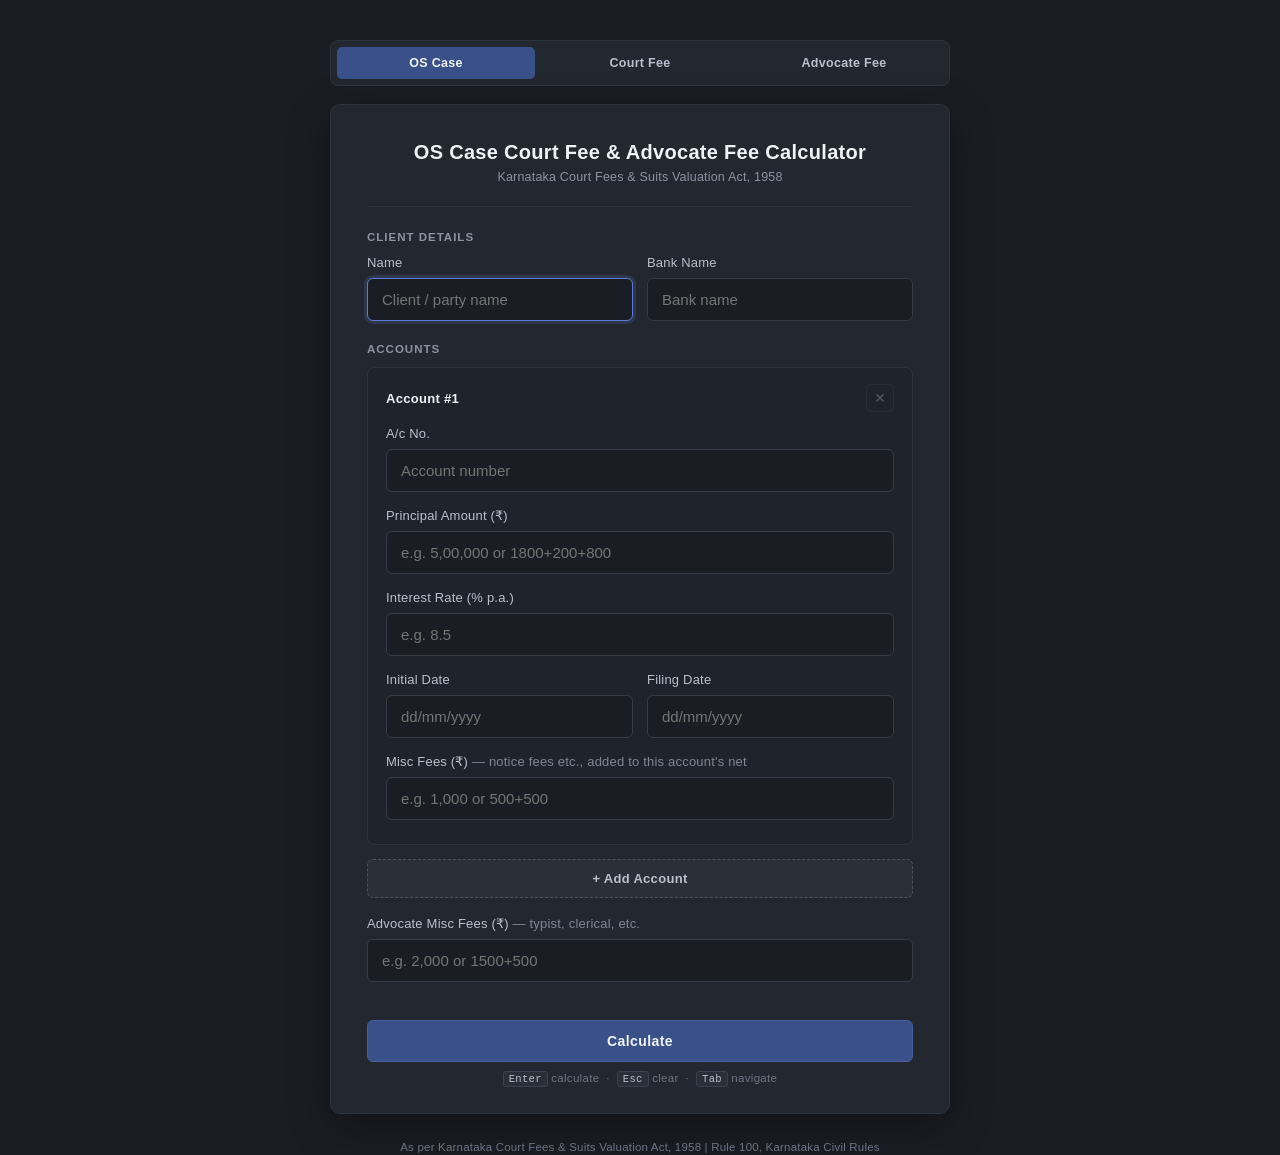
<file: index.html>
<!DOCTYPE html>
<html lang="en-IN">
<head>
<meta charset="UTF-8">
<meta name="viewport" content="width=device-width, initial-scale=1.0">
<title>OS Case Court Fee & Advocate Fee Calculator</title>
<link rel="stylesheet" href="styles.css">
</head>
<body>
  <nav class="page-nav" aria-label="Calculator navigation">
    <a href="index.html" class="active">OS Case</a>
    <a href="court-fee.html">Court Fee</a>
    <a href="advocate-fee.html">Advocate Fee</a>
  </nav>
  <div class="container" role="main">
    <header>
      <h1>OS Case Court Fee &amp; Advocate Fee Calculator</h1>
      <p>Karnataka Court Fees &amp; Suits Valuation Act, 1958</p>
    </header>

    <div class="section-label">Client Details</div>
    <div class="input-grid">
      <div>
        <label for="clientName">Name</label>
        <input type="text" id="clientName" autocomplete="off" spellcheck="false" placeholder="Client / party name">
      </div>
      <div>
        <label for="bankName">Bank Name</label>
        <input type="text" id="bankName" autocomplete="off" spellcheck="false" placeholder="Bank name">
      </div>
    </div>

    <div class="section-label">Accounts</div>
    <div id="accountsContainer"></div>
    <button type="button" class="btn-add" id="addAccountBtn">+ Add Account</button>

    <div class="input-row">
      <label for="advocateMisc">Advocate Misc Fees (₹) <span style="font-weight:400;color:#7d8694">— typist, clerical, etc.</span></label>
      <input type="text" id="advocateMisc" inputmode="numeric" autocomplete="off" spellcheck="false" placeholder="e.g. 2,000 or 1500+500">
    </div>

    <div class="error-msg" id="errorMsg" role="alert" aria-live="polite"></div>

    <div class="btn-row">
      <button type="button" class="btn-calc" id="calcBtn">Calculate</button>
      <button type="button" class="btn-clear" id="clearBtn">Clear</button>
    </div>

    <div class="hint">
      <kbd>Enter</kbd> calculate &nbsp;·&nbsp; <kbd>Esc</kbd> clear &nbsp;·&nbsp; <kbd>Tab</kbd> navigate
    </div>

    <div class="print-header" id="printHeader">
      <div class="sheet-title">Calculation Sheet</div>

      <div class="sheet-row sheet-two">
        <div><span class="sl">Name:</span> <span class="sv" id="pName"></span></div>
        <div><span class="sl">Bank Name:</span> <span class="sv" id="pBank"></span></div>
      </div>

      <div id="pAccountsContainer"></div>

      <hr class="sheet-divider">

      <div class="sheet-totals">
        <div class="sheet-row sheet-net-row">
          <span><span class="sl">Net Suit Value (Sum of Account Nets):</span></span>
          <span class="sv sv-big" id="pTotal"></span>
        </div>
      </div>

      <hr class="sheet-divider">

      <div class="sheet-fee-block">
        <div class="sheet-fee-label">Court Fee</div>
        <div class="sheet-fee-total-label">Total</div>
        <div class="sheet-fee-amount" id="pCourtFee"></div>
        <div class="sheet-slab-text" id="pCourtSlab"></div>
      </div>
      <div class="sheet-fee-block">
        <div class="sheet-fee-label">Advocate Fee &mdash; Initial Payment (&frac12;) + Misc</div>
        <div class="sheet-fee-total-label">Total</div>
        <div class="sheet-fee-amount" id="pAdvFee"></div>
        <div class="sheet-slab-text" id="pAdvSlab"></div>
        <div class="sheet-fee-breakdown" id="pAdvHalf"></div>
        <div class="sheet-fee-breakdown" id="pAdvMisc"></div>
      </div>
    </div>

    <div class="results" id="results" aria-live="polite">
      <div class="result-card">
        <div class="result-label">Per-Account Breakdown</div>
        <div id="accountResults"></div>
      </div>

      <div class="result-card">
        <div class="result-label">Net Suit Value</div>
        <div class="total-row grand"><span>Sum of Account Net Amounts</span><span class="v" id="totalNetValue">₹0</span></div>
      </div>

      <div class="result-card">
        <div class="result-label">Court Fee</div>
        <div class="result-header">
          <div class="result-value" id="courtFeeValue">₹0</div>
          <button type="button" class="copy-btn" id="copyCourt" aria-label="Copy court fee amount">
            <svg viewBox="0 0 24 24" fill="none" stroke="currentColor" stroke-width="2" stroke-linecap="round" stroke-linejoin="round" aria-hidden="true">
              <rect x="9" y="9" width="13" height="13" rx="2" ry="2"></rect>
              <path d="M5 15H4a2 2 0 0 1-2-2V4a2 2 0 0 1 2-2h9a2 2 0 0 1 2 2v1"></path>
            </svg>
            <span class="copy-feedback" id="copyCourtFeedback">Copied!</span>
          </button>
        </div>
        <div class="result-slab result-slab-after" id="courtFeeSlab"></div>
      </div>

      <div class="result-card">
        <div class="result-label">Advocate Fee — Initial Payment (½) + Misc</div>
        <div class="result-header">
          <div class="result-value" id="advocateFeeValue">₹0</div>
          <button type="button" class="copy-btn" id="copyAdvocate" aria-label="Copy advocate fee initial payment">
            <svg viewBox="0 0 24 24" fill="none" stroke="currentColor" stroke-width="2" stroke-linecap="round" stroke-linejoin="round" aria-hidden="true">
              <rect x="9" y="9" width="13" height="13" rx="2" ry="2"></rect>
              <path d="M5 15H4a2 2 0 0 1-2-2V4a2 2 0 0 1 2-2h9a2 2 0 0 1 2 2v1"></path>
            </svg>
            <span class="copy-feedback" id="copyAdvocateFeedback">Copied!</span>
          </button>
        </div>
        <div class="result-slab result-slab-after" id="advocateFeeSlab"></div>
      </div>

      <div class="btn-print-row">
        <button type="button" class="btn-print" id="printBtn" aria-label="Print calculation">
          <svg viewBox="0 0 24 24" fill="none" stroke="currentColor" stroke-width="2" stroke-linecap="round" stroke-linejoin="round" aria-hidden="true">
            <polyline points="6 9 6 2 18 2 18 9"></polyline>
            <path d="M6 18H4a2 2 0 0 1-2-2v-5a2 2 0 0 1 2-2h16a2 2 0 0 1 2 2v5a2 2 0 0 1-2 2h-2"></path>
            <rect x="6" y="14" width="12" height="8"></rect>
          </svg>
          Print
        </button>
      </div>
    </div>
  </div>

  <footer>
    As per Karnataka Court Fees &amp; Suits Valuation Act, 1958 | Rule 100, Karnataka Civil Rules
  </footer>

<script src="lib.js" defer></script>
<script src="app.js" defer></script>
</body>
</html>
</file>
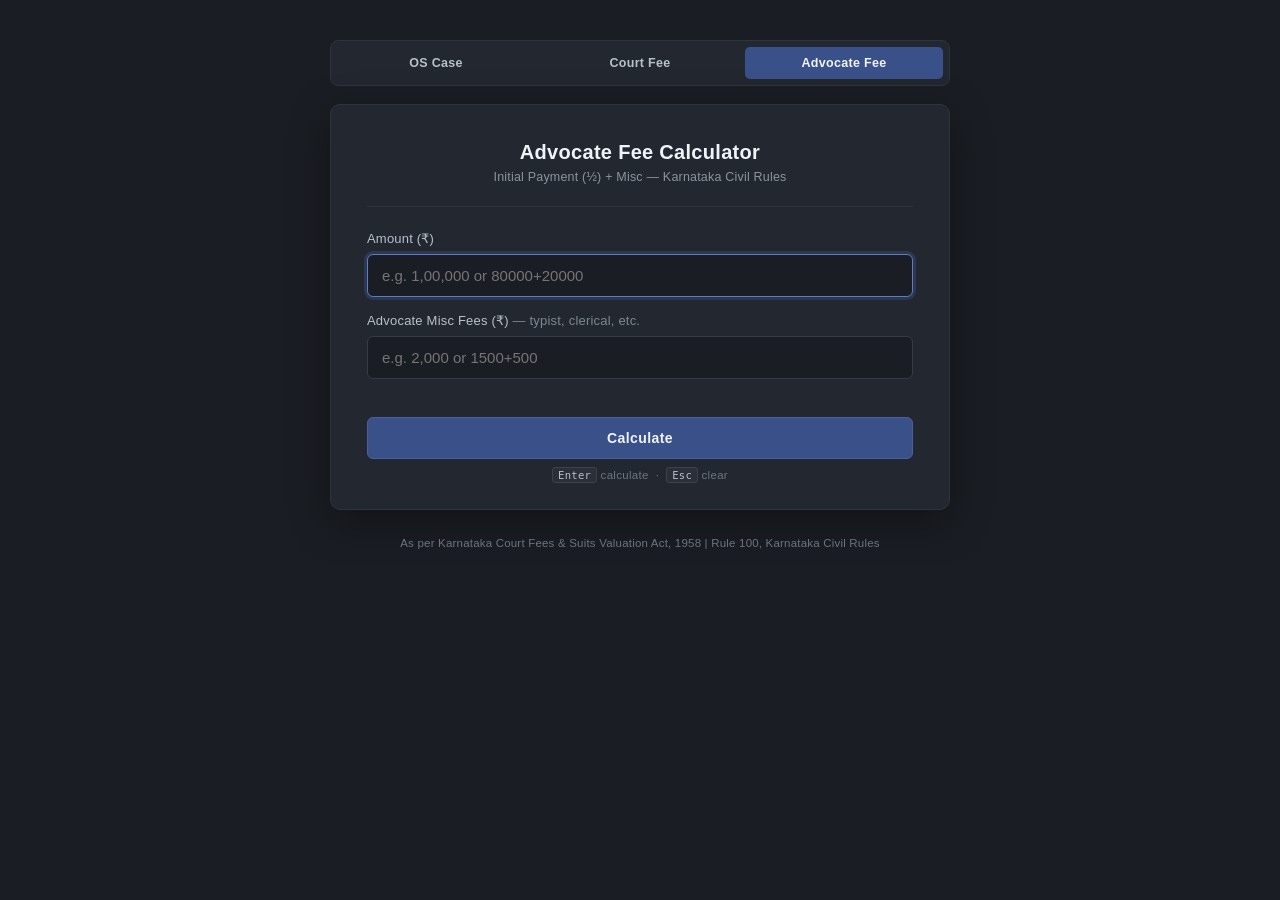
<file: advocate-fee.html>
<!DOCTYPE html>
<html lang="en">
<head>
<meta charset="UTF-8">
<meta name="viewport" content="width=device-width, initial-scale=1.0">
<title>Advocate Fee Calculator</title>
<link rel="stylesheet" href="styles.css">
</head>
<body>
  <nav class="page-nav" aria-label="Calculator navigation">
    <a href="index.html">OS Case</a>
    <a href="court-fee.html">Court Fee</a>
    <a href="advocate-fee.html" class="active">Advocate Fee</a>
  </nav>
  <div class="container" role="main">
    <header>
      <h1>Advocate Fee Calculator</h1>
      <p>Initial Payment (½) + Misc — Karnataka Civil Rules</p>
    </header>

    <div class="input-row">
      <label for="amount">Amount (₹)</label>
      <input type="text" id="amount" inputmode="numeric" autocomplete="off" spellcheck="false" placeholder="e.g. 1,00,000 or 80000+20000">
    </div>

    <div class="input-row">
      <label for="advocateMisc">Advocate Misc Fees (₹) <span style="font-weight:400;color:#7d8694">— typist, clerical, etc.</span></label>
      <input type="text" id="advocateMisc" inputmode="numeric" autocomplete="off" spellcheck="false" placeholder="e.g. 2,000 or 1500+500">
    </div>

    <div class="error-msg" id="errorMsg" role="alert" aria-live="polite"></div>

    <div class="btn-row">
      <button type="button" class="btn-calc" id="calcBtn">Calculate</button>
      <button type="button" class="btn-clear" id="clearBtn">Clear</button>
    </div>

    <div class="hint">
      <kbd>Enter</kbd> calculate &nbsp;·&nbsp; <kbd>Esc</kbd> clear
    </div>

    <div class="results" id="results" aria-live="polite">
      <div class="result-card">
        <div class="result-label">Advocate Fee — Initial Payment (½) + Misc</div>
        <div class="result-header">
          <div class="result-value" id="feeValue">₹0</div>
          <button type="button" class="copy-btn" id="copyBtn" aria-label="Copy advocate fee amount">
            <svg viewBox="0 0 24 24" fill="none" stroke="currentColor" stroke-width="2" stroke-linecap="round" stroke-linejoin="round" aria-hidden="true">
              <rect x="9" y="9" width="13" height="13" rx="2" ry="2"></rect>
              <path d="M5 15H4a2 2 0 0 1-2-2V4a2 2 0 0 1 2-2h9a2 2 0 0 1 2 2v1"></path>
            </svg>
            <span class="copy-feedback" id="copyFeedback">Copied!</span>
          </button>
        </div>
        <div class="result-slab result-slab-after" id="feeSlab"></div>
      </div>
    </div>
  </div>

  <footer>
    As per Karnataka Court Fees &amp; Suits Valuation Act, 1958 | Rule 100, Karnataka Civil Rules
  </footer>

<script src="lib.js" defer></script>
<script src="advocate-fee.js" defer></script>
</body>
</html>
</file>
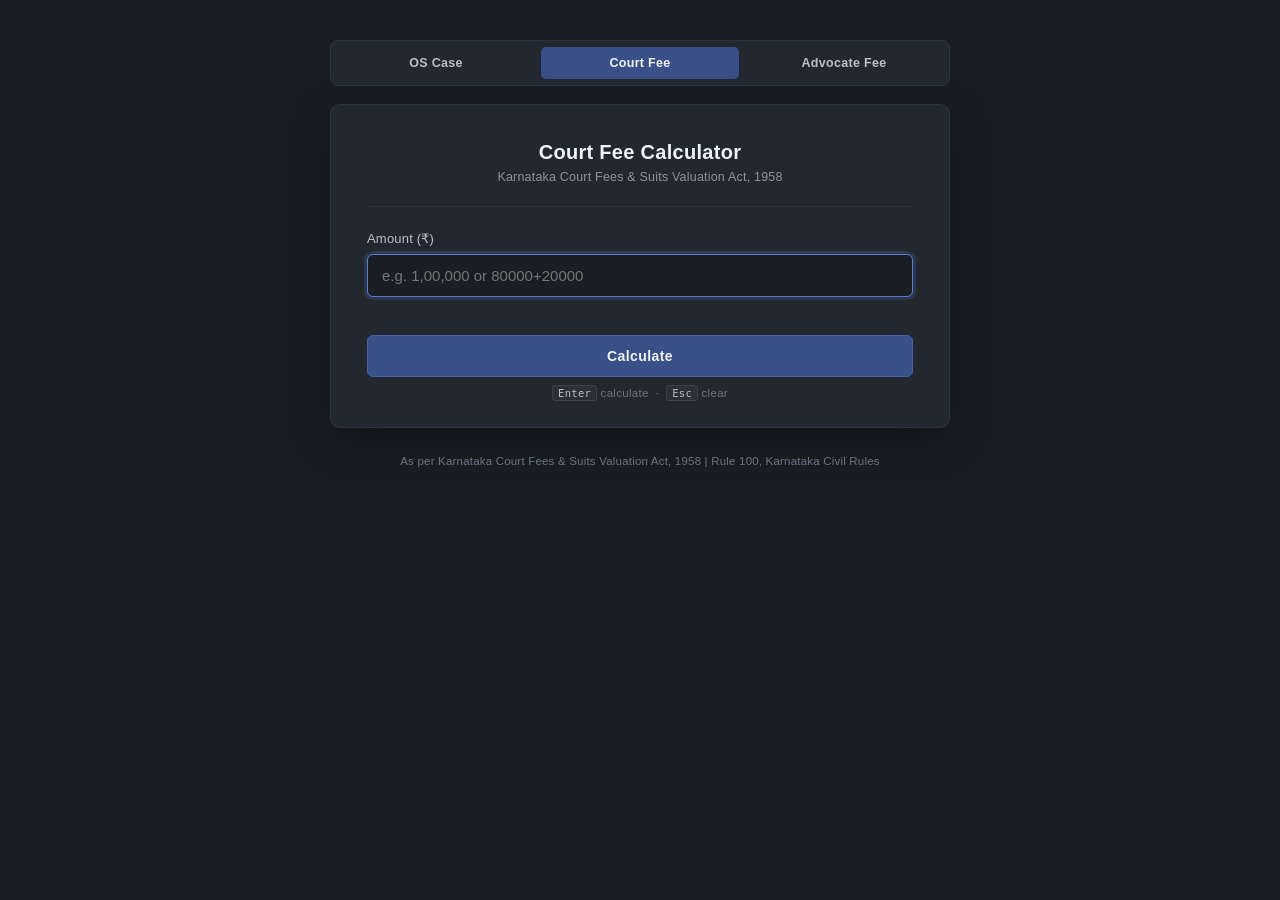
<file: court-fee.html>
<!DOCTYPE html>
<html lang="en">
<head>
<meta charset="UTF-8">
<meta name="viewport" content="width=device-width, initial-scale=1.0">
<title>Court Fee Calculator</title>
<link rel="stylesheet" href="styles.css">
</head>
<body>
  <nav class="page-nav" aria-label="Calculator navigation">
    <a href="index.html">OS Case</a>
    <a href="court-fee.html" class="active">Court Fee</a>
    <a href="advocate-fee.html">Advocate Fee</a>
  </nav>
  <div class="container" role="main">
    <header>
      <h1>Court Fee Calculator</h1>
      <p>Karnataka Court Fees &amp; Suits Valuation Act, 1958</p>
    </header>

    <div class="input-row">
      <label for="amount">Amount (₹)</label>
      <input type="text" id="amount" inputmode="numeric" autocomplete="off" spellcheck="false" placeholder="e.g. 1,00,000 or 80000+20000">
    </div>

    <div class="error-msg" id="errorMsg" role="alert" aria-live="polite"></div>

    <div class="btn-row">
      <button type="button" class="btn-calc" id="calcBtn">Calculate</button>
      <button type="button" class="btn-clear" id="clearBtn">Clear</button>
    </div>

    <div class="hint">
      <kbd>Enter</kbd> calculate &nbsp;·&nbsp; <kbd>Esc</kbd> clear
    </div>

    <div class="results" id="results" aria-live="polite">
      <div class="result-card">
        <div class="result-label">Court Fee</div>
        <div class="result-header">
          <div class="result-value" id="feeValue">₹0</div>
          <button type="button" class="copy-btn" id="copyBtn" aria-label="Copy court fee amount">
            <svg viewBox="0 0 24 24" fill="none" stroke="currentColor" stroke-width="2" stroke-linecap="round" stroke-linejoin="round" aria-hidden="true">
              <rect x="9" y="9" width="13" height="13" rx="2" ry="2"></rect>
              <path d="M5 15H4a2 2 0 0 1-2-2V4a2 2 0 0 1 2-2h9a2 2 0 0 1 2 2v1"></path>
            </svg>
            <span class="copy-feedback" id="copyFeedback">Copied!</span>
          </button>
        </div>
        <div class="result-slab result-slab-after" id="feeSlab"></div>
      </div>
    </div>
  </div>

  <footer>
    As per Karnataka Court Fees &amp; Suits Valuation Act, 1958 | Rule 100, Karnataka Civil Rules
  </footer>

<script src="lib.js" defer></script>
<script src="court-fee.js" defer></script>
</body>
</html>
</file>
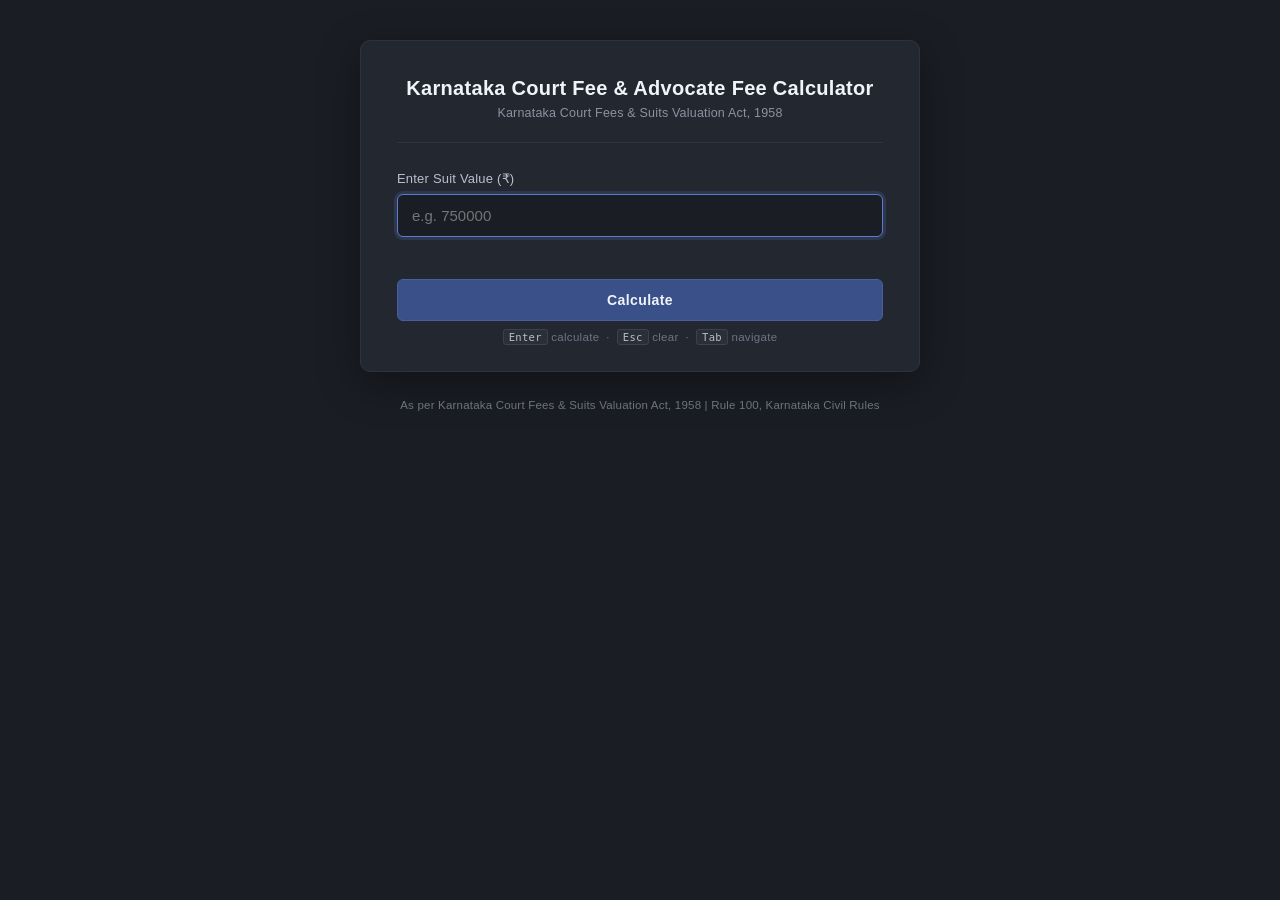
<file: karnataka-fees-calculator.html>
<!DOCTYPE html>
<html lang="en">
<head>
<meta charset="UTF-8">
<meta name="viewport" content="width=device-width, initial-scale=1.0">
<title>OS Case Court Fee & Advocate Fee Calculator</title>
<style>
  * { box-sizing: border-box; margin: 0; padding: 0; }
  html, body {
    height: 100%;
    font-family: -apple-system, BlinkMacSystemFont, "Segoe UI", Roboto, Helvetica, Arial, sans-serif;
    background: #1a1d23;
    color: #d8dde5;
    -webkit-font-smoothing: antialiased;
  }
  body {
    display: flex;
    flex-direction: column;
    align-items: center;
    justify-content: flex-start;
    padding: 40px 20px;
    min-height: 100vh;
  }
  .container {
    width: 100%;
    max-width: 560px;
    background: #232830;
    border: 1px solid #2e343d;
    border-radius: 10px;
    padding: 36px 36px 28px;
    box-shadow: 0 12px 40px rgba(0,0,0,0.35);
  }
  header {
    text-align: center;
    margin-bottom: 28px;
    padding-bottom: 22px;
    border-bottom: 1px solid #2e343d;
  }
  header h1 {
    font-size: 20px;
    font-weight: 600;
    letter-spacing: 0.3px;
    color: #f0f3f8;
    margin-bottom: 6px;
  }
  header p {
    font-size: 12.5px;
    color: #8a93a1;
    letter-spacing: 0.2px;
  }
  label {
    display: block;
    font-size: 13px;
    font-weight: 500;
    margin-bottom: 8px;
    color: #b8c0cc;
    letter-spacing: 0.2px;
  }
  .input-row {
    margin-bottom: 18px;
  }
  input[type="text"] {
    width: 100%;
    background: #1a1d23;
    border: 1px solid #353c47;
    border-radius: 6px;
    padding: 12px 14px;
    color: #f0f3f8;
    font-size: 15px;
    font-family: inherit;
    outline: none;
    transition: border-color 0.15s, box-shadow 0.15s;
  }
  input[type="text"]:focus {
    border-color: #5b7bd0;
    box-shadow: 0 0 0 3px rgba(91,123,208,0.18);
  }
  input[type="text"].error {
    border-color: #c0524a;
    box-shadow: 0 0 0 3px rgba(192,82,74,0.15);
  }
  .btn-row {
    display: flex;
    gap: 10px;
  }
  .btn-calc, .btn-clear {
    color: #f0f3f8;
    border-radius: 6px;
    padding: 12px 16px;
    font-size: 14px;
    font-weight: 600;
    letter-spacing: 0.4px;
    cursor: pointer;
    transition: background 0.15s, border-color 0.15s;
    font-family: inherit;
  }
  .btn-calc {
    flex: 1;
    background: #3a5089;
    border: 1px solid #4a609e;
  }
  .btn-calc:hover { background: #45599a; }
  .btn-calc:focus {
    outline: none;
    box-shadow: 0 0 0 3px rgba(91,123,208,0.3);
  }
  .btn-clear {
    background: #2a2f38;
    border: 1px solid #3a4150;
    color: #b8c0cc;
    display: none;
  }
  .btn-clear.visible { display: inline-block; }
  .btn-clear:hover { background: #353c47; color: #f0f3f8; }
  .btn-clear:focus {
    outline: none;
    box-shadow: 0 0 0 3px rgba(91,123,208,0.25);
    border-color: #5b7bd0;
  }
  .error-msg {
    color: #d97870;
    font-size: 12.5px;
    margin-top: 8px;
    min-height: 16px;
  }
  .results {
    margin-top: 28px;
    padding-top: 24px;
    border-top: 1px solid #2e343d;
    display: none;
  }
  .results.visible { display: block; }
  .result-card {
    background: #1a1d23;
    border: 1px solid #2e343d;
    border-radius: 6px;
    padding: 16px 18px;
    margin-bottom: 14px;
  }
  .result-card:last-child { margin-bottom: 0; }
  .result-header {
    display: flex;
    justify-content: space-between;
    align-items: center;
    gap: 12px;
  }
  .result-label {
    font-size: 12px;
    text-transform: uppercase;
    letter-spacing: 0.8px;
    color: #8a93a1;
    margin-bottom: 4px;
  }
  .result-value {
    font-size: 22px;
    font-weight: 600;
    color: #f0f3f8;
    letter-spacing: 0.3px;
  }
  .result-slab {
    font-size: 12px;
    color: #7d8694;
    margin-bottom: 10px;
    line-height: 1.55;
  }
  .result-slab .hl {
    color: #f0f3f8;
    font-weight: 500;
  }
  .copy-btn {
    background: #2a2f38;
    border: 1px solid #3a4150;
    border-radius: 5px;
    width: 36px;
    height: 36px;
    display: inline-flex;
    align-items: center;
    justify-content: center;
    cursor: pointer;
    color: #b8c0cc;
    transition: background 0.15s, border-color 0.15s, color 0.15s;
    flex-shrink: 0;
    position: relative;
    font-family: inherit;
  }
  .copy-btn:hover { background: #353c47; color: #f0f3f8; }
  .copy-btn:focus {
    outline: none;
    border-color: #5b7bd0;
    box-shadow: 0 0 0 3px rgba(91,123,208,0.25);
  }
  .copy-btn svg { width: 16px; height: 16px; }
  .copy-feedback {
    position: absolute;
    bottom: calc(100% + 6px);
    right: 0;
    background: #2d8159;
    color: #fff;
    font-size: 11px;
    font-weight: 600;
    padding: 4px 8px;
    border-radius: 4px;
    white-space: nowrap;
    opacity: 0;
    pointer-events: none;
    transition: opacity 0.18s;
    letter-spacing: 0.3px;
  }
  .copy-feedback.show { opacity: 1; }
  footer {
    margin-top: 24px;
    font-size: 11.5px;
    color: #6c7482;
    text-align: center;
    letter-spacing: 0.2px;
    line-height: 1.6;
    max-width: 560px;
  }
  .hint {
    font-size: 11.5px;
    color: #6c7482;
    margin-top: 10px;
    text-align: center;
    letter-spacing: 0.3px;
  }
  .hint kbd {
    background: #2a2f38;
    border: 1px solid #3a4150;
    border-radius: 3px;
    padding: 1px 5px;
    font-size: 10.5px;
    font-family: ui-monospace, "SF Mono", Menlo, Consolas, monospace;
    color: #b8c0cc;
  }
</style>
</head>
<body>
  <div class="container" role="main">
    <header>
      <h1>Karnataka Court Fee &amp; Advocate Fee Calculator</h1>
      <p>Karnataka Court Fees &amp; Suits Valuation Act, 1958</p>
    </header>

    <div class="input-row">
      <label for="suitValue">Enter Suit Value (₹)</label>
      <input
        type="text"
        id="suitValue"
        inputmode="numeric"
        autocomplete="off"
        spellcheck="false"
        aria-describedby="errorMsg"
        placeholder="e.g. 750000">
      <div class="error-msg" id="errorMsg" role="alert" aria-live="polite"></div>
    </div>

    <div class="btn-row">
      <button type="button" class="btn-calc" id="calcBtn">Calculate</button>
      <button type="button" class="btn-clear" id="clearBtn">Clear</button>
    </div>

    <div class="hint">
      <kbd>Enter</kbd> calculate &nbsp;·&nbsp; <kbd>Esc</kbd> clear &nbsp;·&nbsp; <kbd>Tab</kbd> navigate
    </div>

    <div class="results" id="results" aria-live="polite">
      <div class="result-card">
        <div class="result-label">Court Fee</div>
        <div class="result-slab" id="courtFeeSlab"></div>
        <div class="result-header">
          <div class="result-value" id="courtFeeValue">₹0</div>
          <button type="button" class="copy-btn" id="copyCourt" aria-label="Copy court fee amount">
            <svg viewBox="0 0 24 24" fill="none" stroke="currentColor" stroke-width="2" stroke-linecap="round" stroke-linejoin="round" aria-hidden="true">
              <rect x="9" y="9" width="13" height="13" rx="2" ry="2"></rect>
              <path d="M5 15H4a2 2 0 0 1-2-2V4a2 2 0 0 1 2-2h9a2 2 0 0 1 2 2v1"></path>
            </svg>
            <span class="copy-feedback" id="copyCourtFeedback">Copied!</span>
          </button>
        </div>
      </div>

      <div class="result-card">
        <div class="result-label">Advocate Fee</div>
        <div class="result-slab" id="advocateFeeSlab"></div>
        <div class="result-header">
          <div class="result-value" id="advocateFeeValue">₹0</div>
          <button type="button" class="copy-btn" id="copyAdvocate" aria-label="Copy advocate fee amount">
            <svg viewBox="0 0 24 24" fill="none" stroke="currentColor" stroke-width="2" stroke-linecap="round" stroke-linejoin="round" aria-hidden="true">
              <rect x="9" y="9" width="13" height="13" rx="2" ry="2"></rect>
              <path d="M5 15H4a2 2 0 0 1-2-2V4a2 2 0 0 1 2-2h9a2 2 0 0 1 2 2v1"></path>
            </svg>
            <span class="copy-feedback" id="copyAdvocateFeedback">Copied!</span>
          </button>
        </div>
      </div>
    </div>
  </div>

  <footer>
    As per Karnataka Court Fees &amp; Suits Valuation Act, 1958 | Rule 100, Karnataka Civil Rules
  </footer>

<script>
(function () {
  'use strict';

  const courtSlabs = [
    { n: '(i)',    floor: 0,       max: 15000,    base: 0,      rate: 0.025, range: 'Up to ₹15,000' },
    { n: '(ii)',   floor: 15000,   max: 75000,    base: 375,    rate: 0.075, range: '₹15,001 to ₹75,000' },
    { n: '(iii)',  floor: 75000,   max: 250000,   base: 4875,   rate: 0.070, range: '₹75,001 to ₹2,50,000' },
    { n: '(iv)',   floor: 250000,  max: 500000,   base: 17125,  rate: 0.065, range: '₹2,50,001 to ₹5,00,000' },
    { n: '(v)',    floor: 500000,  max: 750000,   base: 33375,  rate: 0.060, range: '₹5,00,001 to ₹7,50,000' },
    { n: '(vi)',   floor: 750000,  max: 1000000,  base: 48375,  rate: 0.055, range: '₹7,50,001 to ₹10,00,000' },
    { n: '(vii)',  floor: 1000000, max: 1500000,  base: 62125,  rate: 0.050, range: '₹10,00,001 to ₹15,00,000' },
    { n: '(viii)', floor: 1500000, max: 2000000,  base: 87125,  rate: 0.045, range: '₹15,00,001 to ₹20,00,000' },
    { n: '(ix)',   floor: 2000000, max: 2500000,  base: 109625, rate: 0.040, range: '₹20,00,001 to ₹25,00,000' },
    { n: '(x)',    floor: 2500000, max: 3000000,  base: 129625, rate: 0.035, range: '₹25,00,001 to ₹30,00,000' },
    { n: '(xi)',   floor: 3000000, max: 4000000,  base: 147125, rate: 0.030, range: '₹30,00,001 to ₹40,00,000' },
    { n: '(xii)',  floor: 4000000, max: 5000000,  base: 177125, rate: 0.025, range: '₹40,00,001 to ₹50,00,000' },
    { n: '(xiii)', floor: 5000000, max: 6000000,  base: 202125, rate: 0.020, range: '₹50,00,001 to ₹60,00,000' },
    { n: '(xiv)',  floor: 6000000, max: Infinity, base: 222125, rate: 0.015, range: 'Above ₹60,00,000' }
  ];

  const advocateSlabs = [
    { n: '(a)', floor: 0,      max: 5000,     base: 0,    rate: 0.100, range: 'Up to ₹5,000' },
    { n: '(b)', floor: 5000,   max: 10000,    base: 500,  rate: 0.075, range: '₹5,001 to ₹10,000' },
    { n: '(c)', floor: 10000,  max: 20000,    base: 875,  rate: 0.055, range: '₹10,001 to ₹20,000' },
    { n: '(d)', floor: 20000,  max: 50000,    base: 1425, rate: 0.040, range: '₹20,001 to ₹50,000' },
    { n: '(e)', floor: 50000,  max: 100000,   base: 2625, rate: 0.030, range: '₹50,001 to ₹1,00,000' },
    { n: '(f)', floor: 100000, max: Infinity, base: 4125, rate: 0.015, range: 'Above ₹1,00,000' }
  ];

  function formatPct(r) {
    return (r * 100).toFixed(1).replace(/\.0$/, '') + '%';
  }

  function escapeHtml(s) {
    return String(s).replace(/[&<>"']/g, function (c) {
      return { '&':'&amp;','<':'&lt;','>':'&gt;','"':'&quot;',"'":'&#39;' }[c];
    });
  }

  function hl(amount) {
    return '<span class="hl">₹' + Number(amount).toLocaleString('en-IN') + '</span>';
  }

  function describeSlab(slabs, value) {
    const idx = slabs.findIndex(s => value <= s.max);
    if (idx < 0) return '';
    const s = slabs[idx];
    const excess = Math.max(0, value - s.floor);
    const incrementAmt = Math.round(excess * s.rate);
    let parts = escapeHtml(s.n + ' ' + s.range) + ' — ';
    if (s.floor === 0) {
      parts += formatPct(s.rate) + ' of ' + hl(value) + ' = ' + hl(incrementAmt);
    } else {
      parts += 'Base: ' + hl(s.base)
            + ' + ' + formatPct(s.rate)
            + ' on excess of ₹' + excess.toLocaleString('en-IN')
            + ' = ' + hl(incrementAmt);
    }
    return parts;
  }

  function calculateCourtFee(v) {
    if (v <= 0) return { fee: 0, slabIndex: -1 };
    let fee;
    if (v <= 15000)      fee = v * 0.025;
    else if (v <= 75000) fee = 375 + (v - 15000) * 0.075;
    else if (v <= 250000) fee = 4875 + (v - 75000) * 0.070;
    else if (v <= 500000) fee = 17125 + (v - 250000) * 0.065;
    else if (v <= 750000) fee = 33375 + (v - 500000) * 0.060;
    else if (v <= 1000000) fee = 48375 + (v - 750000) * 0.055;
    else if (v <= 1500000) fee = 62125 + (v - 1000000) * 0.050;
    else if (v <= 2000000) fee = 87125 + (v - 1500000) * 0.045;
    else if (v <= 2500000) fee = 109625 + (v - 2000000) * 0.040;
    else if (v <= 3000000) fee = 129625 + (v - 2500000) * 0.035;
    else if (v <= 4000000) fee = 147125 + (v - 3000000) * 0.030;
    else if (v <= 5000000) fee = 177125 + (v - 4000000) * 0.025;
    else if (v <= 6000000) fee = 202125 + (v - 5000000) * 0.020;
    else                   fee = 222125 + (v - 6000000) * 0.015;
    let slabIndex = courtSlabs.findIndex(s => v <= s.max);
    return { fee: Math.round(fee), slabIndex: slabIndex };
  }

  function calculateAdvocateFee(v) {
    if (v <= 0) return { fee: 0, slabIndex: -1 };
    let fee;
    if (v <= 5000)        fee = v * 0.10;
    else if (v <= 10000)  fee = 500 + (v - 5000) * 0.075;
    else if (v <= 20000)  fee = 875 + (v - 10000) * 0.055;
    else if (v <= 50000)  fee = 1425 + (v - 20000) * 0.040;
    else if (v <= 100000) fee = 2625 + (v - 50000) * 0.030;
    else                  fee = 4125 + (v - 100000) * 0.015;
    fee = Math.max(fee, 500);
    let slabIndex = advocateSlabs.findIndex(s => v <= s.max);
    return { fee: Math.round(fee), slabIndex: slabIndex };
  }

  function formatINR(n) {
    return '₹' + Number(n).toLocaleString('en-IN');
  }

  const input = document.getElementById('suitValue');
  const calcBtn = document.getElementById('calcBtn');
  const clearBtn = document.getElementById('clearBtn');
  const errorMsg = document.getElementById('errorMsg');
  const results = document.getElementById('results');
  const courtFeeValue = document.getElementById('courtFeeValue');
  const courtFeeSlab = document.getElementById('courtFeeSlab');
  const advocateFeeValue = document.getElementById('advocateFeeValue');
  const advocateFeeSlab = document.getElementById('advocateFeeSlab');
  const copyCourt = document.getElementById('copyCourt');
  const copyAdvocate = document.getElementById('copyAdvocate');
  const copyCourtFeedback = document.getElementById('copyCourtFeedback');
  const copyAdvocateFeedback = document.getElementById('copyAdvocateFeedback');

  let courtFeeRaw = 0;
  let advocateFeeRaw = 0;

  input.addEventListener('keydown', function (e) {
    const allowed = ['Backspace','Delete','Tab','ArrowLeft','ArrowRight','ArrowUp','ArrowDown','Home','End','Enter','Escape'];
    if (allowed.indexOf(e.key) !== -1) return;
    if (e.ctrlKey || e.metaKey) return;
    if (!/^[0-9]$/.test(e.key)) {
      e.preventDefault();
    }
  });

  function countDigits(str, upto) {
    let n = 0;
    for (let i = 0; i < upto && i < str.length; i++) {
      if (str.charCodeAt(i) >= 48 && str.charCodeAt(i) <= 57) n++;
    }
    return n;
  }

  function caretAfterNthDigit(str, n) {
    if (n <= 0) return 0;
    let count = 0;
    for (let i = 0; i < str.length; i++) {
      if (str.charCodeAt(i) >= 48 && str.charCodeAt(i) <= 57) {
        count++;
        if (count === n) return i + 1;
      }
    }
    return str.length;
  }

  input.addEventListener('input', function () {
    const prev = input.value;
    const selStart = input.selectionStart || 0;
    const digitsBefore = countDigits(prev, selStart);
    const digitsOnly = prev.replace(/[^0-9]/g, '').replace(/^0+(?=\d)/, '');
    const formatted = digitsOnly === '' ? '' : Number(digitsOnly).toLocaleString('en-IN');
    if (formatted !== prev) {
      input.value = formatted;
      const newPos = caretAfterNthDigit(formatted, digitsBefore);
      try { input.setSelectionRange(newPos, newPos); } catch (e) {}
    }
    if (errorMsg.textContent) {
      errorMsg.textContent = '';
      input.classList.remove('error');
    }
  });

  function showError(msg) {
    errorMsg.textContent = msg;
    input.classList.add('error');
    results.classList.remove('visible');
  }

  function clearAll() {
    input.value = '';
    errorMsg.textContent = '';
    input.classList.remove('error');
    results.classList.remove('visible');
    clearBtn.classList.remove('visible');
    input.focus();
  }

  function doCalculate() {
    const raw = input.value.replace(/,/g, '').trim();
    if (raw === '') {
      showError('Please enter a suit value.');
      return;
    }
    const val = Number(raw);
    if (!isFinite(val) || isNaN(val) || val < 0) {
      showError('Please enter a valid positive number.');
      return;
    }
    errorMsg.textContent = '';
    input.classList.remove('error');

    const court = calculateCourtFee(val);
    const advocate = calculateAdvocateFee(val);

    courtFeeRaw = court.fee;
    advocateFeeRaw = advocate.fee;

    courtFeeValue.textContent = formatINR(court.fee);
    advocateFeeValue.textContent = formatINR(advocate.fee);

    courtFeeSlab.innerHTML = describeSlab(courtSlabs, val);
    let advText = describeSlab(advocateSlabs, val);
    if (advText && advocate.fee === 500) {
      const computed = (val <= 5000) ? val * 0.10
        : (val <= 10000) ? 500 + (val - 5000) * 0.075
        : (val <= 20000) ? 875 + (val - 10000) * 0.055
        : (val <= 50000) ? 1425 + (val - 20000) * 0.040
        : (val <= 100000) ? 2625 + (val - 50000) * 0.030
        : 4125 + (val - 100000) * 0.015;
      if (Math.round(computed) < 500) {
        advText += ' · Minimum ' + hl(500) + ' applied';
      }
    }
    advocateFeeSlab.innerHTML = advText;

    results.classList.add('visible');
    clearBtn.classList.add('visible');
  }

  calcBtn.addEventListener('click', doCalculate);
  clearBtn.addEventListener('click', clearAll);

  document.addEventListener('keydown', function (e) {
    if (e.key === 'Enter') {
      const tag = (e.target && e.target.tagName) || '';
      if (e.target === copyCourt || e.target === copyAdvocate) return;
      if (e.target === calcBtn) { e.preventDefault(); doCalculate(); return; }
      if (e.target === input || tag === 'BODY') {
        e.preventDefault();
        doCalculate();
      }
    } else if (e.key === 'Escape') {
      e.preventDefault();
      clearAll();
    }
  });

  function copyAmount(amount, feedbackEl) {
    const text = String(amount);
    const showOk = () => {
      feedbackEl.classList.add('show');
      setTimeout(() => feedbackEl.classList.remove('show'), 1200);
    };
    if (navigator.clipboard && navigator.clipboard.writeText) {
      navigator.clipboard.writeText(text).then(showOk, fallback);
    } else {
      fallback();
    }
    function fallback() {
      const ta = document.createElement('textarea');
      ta.value = text;
      ta.setAttribute('readonly', '');
      ta.style.position = 'absolute';
      ta.style.left = '-9999px';
      document.body.appendChild(ta);
      ta.select();
      try { document.execCommand('copy'); } catch (e) {}
      document.body.removeChild(ta);
      showOk();
    }
  }

  function bindCopy(btn, getAmount, feedbackEl) {
    btn.addEventListener('click', function () {
      copyAmount(getAmount(), feedbackEl);
    });
    btn.addEventListener('keydown', function (e) {
      if (e.key === 'Enter' || e.key === ' ') {
        e.preventDefault();
        copyAmount(getAmount(), feedbackEl);
      }
    });
  }

  bindCopy(copyCourt, () => courtFeeRaw, copyCourtFeedback);
  bindCopy(copyAdvocate, () => advocateFeeRaw, copyAdvocateFeedback);

  input.focus();
})();
</script>
</body>
</html>
</file>
<file: styles.css>
* { box-sizing: border-box; margin: 0; padding: 0; }
.page-nav {
  width: 100%;
  max-width: 620px;
  margin-bottom: 18px;
  display: flex;
  gap: 6px;
  padding: 6px;
  background: #232830;
  border: 1px solid #2e343d;
  border-radius: 8px;
}
.page-nav a {
  flex: 1;
  text-align: center;
  padding: 9px 10px;
  font-size: 12.5px;
  font-weight: 600;
  letter-spacing: 0.3px;
  color: #b8c0cc;
  text-decoration: none;
  border-radius: 5px;
  transition: background 0.15s, color 0.15s;
}
.page-nav a:hover { background: #2a2f38; color: #f0f3f8; }
.page-nav a.active { background: #3a5089; color: #f0f3f8; }
@media (max-width: 480px) {
  .page-nav a { font-size: 11.5px; padding: 8px 6px; }
}
html, body {
  height: 100%;
  font-family: -apple-system, BlinkMacSystemFont, "Segoe UI", Roboto, Helvetica, Arial, sans-serif;
  background: #1a1d23;
  color: #d8dde5;
  -webkit-font-smoothing: antialiased;
}
body {
  display: flex;
  flex-direction: column;
  align-items: center;
  justify-content: flex-start;
  padding: 40px 20px;
  min-height: 100vh;
}
.container {
  width: 100%;
  max-width: 620px;
  background: #232830;
  border: 1px solid #2e343d;
  border-radius: 10px;
  padding: 36px 36px 28px;
  box-shadow: 0 12px 40px rgba(0,0,0,0.35);
}
header {
  text-align: center;
  margin-bottom: 24px;
  padding-bottom: 22px;
  border-bottom: 1px solid #2e343d;
}
header h1 {
  font-size: 20px;
  font-weight: 600;
  letter-spacing: 0.3px;
  color: #f0f3f8;
  margin-bottom: 6px;
}
header p {
  font-size: 12.5px;
  color: #8a93a1;
  letter-spacing: 0.2px;
}
.section-label {
  font-size: 11.5px;
  text-transform: uppercase;
  letter-spacing: 1px;
  color: #8a93a1;
  font-weight: 600;
  margin: 22px 0 12px;
}
.section-label:first-of-type { margin-top: 0; }
label {
  display: block;
  font-size: 13px;
  font-weight: 500;
  margin-bottom: 8px;
  color: #b8c0cc;
  letter-spacing: 0.2px;
}
.input-row { margin-bottom: 16px; }
.input-grid {
  display: grid;
  grid-template-columns: 1fr 1fr;
  gap: 14px;
  margin-bottom: 16px;
}
.input-grid > div { min-width: 0; }
input[type="text"], input[type="date"] {
  width: 100%;
  min-width: 0;
  background: #1a1d23;
  border: 1px solid #353c47;
  border-radius: 6px;
  padding: 12px 14px;
  color: #f0f3f8;
  font-size: 15px;
  font-family: inherit;
  outline: none;
  transition: border-color 0.15s, box-shadow 0.15s;
}
input[type="date"] {
  color-scheme: dark;
  -webkit-appearance: none;
  appearance: none;
  min-height: 46px;
  display: block;
  text-align: left;
}
input[type="date"]::-webkit-date-and-time-value {
  text-align: left;
  min-width: 0;
}
input[type="date"]::-webkit-calendar-picker-indicator {
  margin-left: 4px;
  padding: 0;
  filter: invert(0.7);
}
input:focus {
  border-color: #5b7bd0;
  box-shadow: 0 0 0 3px rgba(91,123,208,0.18);
}
input.error {
  border-color: #c0524a;
  box-shadow: 0 0 0 3px rgba(192,82,74,0.15);
}
.account-card {
  background: #1f242c;
  border: 1px solid #2e343d;
  border-radius: 8px;
  padding: 16px 18px 8px;
  margin-bottom: 14px;
  position: relative;
}
.account-card-header {
  display: flex;
  justify-content: space-between;
  align-items: center;
  margin-bottom: 14px;
}
.account-card-title {
  font-size: 13px;
  font-weight: 600;
  color: #f0f3f8;
  letter-spacing: 0.3px;
}
.account-remove {
  background: transparent;
  border: 1px solid #3a4150;
  border-radius: 5px;
  color: #b8c0cc;
  width: 28px;
  height: 28px;
  font-size: 18px;
  line-height: 1;
  cursor: pointer;
  font-family: inherit;
  transition: background 0.15s, color 0.15s, border-color 0.15s;
}
.account-remove:hover {
  background: #3a2a2a;
  color: #d97870;
  border-color: #6b3a35;
}
.account-remove:disabled {
  opacity: 0.35;
  cursor: not-allowed;
}
.btn-add {
  background: #2a2f38;
  border: 1px dashed #4a5160;
  border-radius: 6px;
  color: #b8c0cc;
  padding: 11px;
  width: 100%;
  font-size: 13px;
  font-weight: 600;
  letter-spacing: 0.3px;
  cursor: pointer;
  font-family: inherit;
  margin-bottom: 18px;
  transition: background 0.15s, color 0.15s, border-color 0.15s;
}
.btn-add:hover { background: #353c47; color: #f0f3f8; border-color: #5b7bd0; }
.btn-add:focus {
  outline: none;
  border-color: #5b7bd0;
  box-shadow: 0 0 0 3px rgba(91,123,208,0.2);
}
.btn-row {
  display: flex;
  gap: 10px;
  margin-top: 6px;
}
.btn-calc, .btn-clear {
  color: #f0f3f8;
  border-radius: 6px;
  padding: 12px 16px;
  font-size: 14px;
  font-weight: 600;
  letter-spacing: 0.4px;
  cursor: pointer;
  transition: background 0.15s, border-color 0.15s;
  font-family: inherit;
}
.btn-calc {
  flex: 1;
  background: #3a5089;
  border: 1px solid #4a609e;
}
.btn-calc:hover { background: #45599a; }
.btn-calc:focus {
  outline: none;
  box-shadow: 0 0 0 3px rgba(91,123,208,0.3);
}
.btn-clear {
  background: #2a2f38;
  border: 1px solid #3a4150;
  color: #b8c0cc;
  display: none;
}
.btn-clear.visible { display: inline-block; }
.btn-clear:hover { background: #353c47; color: #f0f3f8; }
.btn-clear:focus {
  outline: none;
  box-shadow: 0 0 0 3px rgba(91,123,208,0.25);
  border-color: #5b7bd0;
}
.error-msg {
  color: #d97870;
  font-size: 12.5px;
  margin-top: 8px;
  min-height: 16px;
}
.results {
  margin-top: 28px;
  padding-top: 24px;
  border-top: 1px solid #2e343d;
  display: none;
}
.results.visible { display: block; }
.result-card {
  background: #1a1d23;
  border: 1px solid #2e343d;
  border-radius: 6px;
  padding: 16px 18px;
  margin-bottom: 14px;
}
.result-card:last-child { margin-bottom: 0; }
.result-header {
  display: flex;
  justify-content: space-between;
  align-items: center;
  gap: 12px;
}
.result-label {
  font-size: 12px;
  text-transform: uppercase;
  letter-spacing: 0.8px;
  color: #8a93a1;
  margin-bottom: 4px;
}
.result-value {
  font-size: 22px;
  font-weight: 600;
  color: #f0f3f8;
  letter-spacing: 0.3px;
}
.result-slab {
  font-size: 12px;
  color: #7d8694;
  margin-bottom: 10px;
  line-height: 1.55;
}
.result-slab-after {
  margin-top: 10px;
  margin-bottom: 0;
}
.result-slab .hl {
  color: #f0f3f8;
  font-weight: 500;
}
.breakdown-grid {
  display: grid;
  grid-template-columns: 1fr 1fr;
  gap: 10px 16px;
  margin-top: 4px;
}
.breakdown-item .k {
  font-size: 11px;
  text-transform: uppercase;
  letter-spacing: 0.7px;
  color: #8a93a1;
  margin-bottom: 2px;
}
.breakdown-item .v {
  font-size: 14px;
  color: #f0f3f8;
  font-weight: 500;
}
.account-result {
  border-bottom: 1px dashed #2e343d;
  padding-bottom: 12px;
  margin-bottom: 12px;
}
.account-result:last-child { border-bottom: none; padding-bottom: 0; margin-bottom: 0; }
.account-result-title {
  font-size: 13px;
  font-weight: 600;
  color: #f0f3f8;
  margin-bottom: 8px;
  letter-spacing: 0.2px;
}
.total-row {
  display: flex;
  justify-content: space-between;
  align-items: baseline;
  font-size: 13px;
  color: #b8c0cc;
  padding: 4px 0;
}
.total-row .v {
  color: #f0f3f8;
  font-weight: 500;
}
.total-row.grand {
  border-top: 1px solid #2e343d;
  margin-top: 8px;
  padding-top: 10px;
  font-size: 15px;
  font-weight: 600;
}
.total-row.grand .v {
  font-size: 18px;
  font-weight: 600;
}
.copy-btn {
  background: #2a2f38;
  border: 1px solid #3a4150;
  border-radius: 5px;
  width: 36px;
  height: 36px;
  display: inline-flex;
  align-items: center;
  justify-content: center;
  cursor: pointer;
  color: #b8c0cc;
  transition: background 0.15s, border-color 0.15s, color 0.15s;
  flex-shrink: 0;
  position: relative;
  font-family: inherit;
}
.copy-btn:hover { background: #353c47; color: #f0f3f8; }
.copy-btn:focus {
  outline: none;
  border-color: #5b7bd0;
  box-shadow: 0 0 0 3px rgba(91,123,208,0.25);
}
.copy-btn svg { width: 16px; height: 16px; }
.copy-feedback {
  position: absolute;
  bottom: calc(100% + 6px);
  right: 0;
  background: #2d8159;
  color: #fff;
  font-size: 11px;
  font-weight: 600;
  padding: 4px 8px;
  border-radius: 4px;
  white-space: nowrap;
  opacity: 0;
  pointer-events: none;
  transition: opacity 0.18s;
  letter-spacing: 0.3px;
}
.copy-feedback.show { opacity: 1; }
footer {
  margin-top: 24px;
  font-size: 11.5px;
  color: #6c7482;
  text-align: center;
  letter-spacing: 0.2px;
  line-height: 1.6;
  max-width: 620px;
}
.hint {
  font-size: 11.5px;
  color: #6c7482;
  margin-top: 10px;
  text-align: center;
  letter-spacing: 0.3px;
}
.hint kbd {
  background: #2a2f38;
  border: 1px solid #3a4150;
  border-radius: 3px;
  padding: 1px 5px;
  font-size: 10.5px;
  font-family: ui-monospace, "SF Mono", Menlo, Consolas, monospace;
  color: #b8c0cc;
}
@media (max-width: 480px) {
  body { padding: 20px 12px; }
  .container { padding: 22px 18px 20px; border-radius: 8px; }
  header { margin-bottom: 22px; padding-bottom: 18px; }
  header h1 { font-size: 17px; line-height: 1.3; }
  header p { font-size: 11.5px; }
  .input-grid { grid-template-columns: 1fr; gap: 16px; }
  input[type="text"], input[type="date"] {
    font-size: 16px;
    padding: 11px 12px;
  }
  .result-card { padding: 14px 14px; }
  .result-value { font-size: 19px; word-break: break-all; }
  .result-header { gap: 10px; }
  .copy-btn { width: 34px; height: 34px; }
  .account-card { padding: 14px 14px 4px; }
  footer { font-size: 11px; padding: 0 8px; }
}
@media (max-width: 340px) {
  .container { padding: 18px 14px 16px; }
  .result-value { font-size: 17px; }
  .hint { font-size: 10.5px; }
}

/* Print sheet — hidden on screen */
.print-header { display: none; }

/* Print button */
.btn-print-row {
  margin-top: 16px;
  display: flex;
  justify-content: flex-end;
}
.btn-print {
  background: #2a2f38;
  border: 1px solid #3a4150;
  border-radius: 6px;
  color: #b8c0cc;
  font-size: 13px;
  font-weight: 600;
  font-family: inherit;
  padding: 9px 16px;
  cursor: pointer;
  display: inline-flex;
  align-items: center;
  gap: 7px;
  letter-spacing: 0.3px;
  transition: background 0.15s, border-color 0.15s, color 0.15s;
}
.btn-print:hover { background: #353c47; color: #f0f3f8; }
.btn-print:focus {
  outline: none;
  border-color: #5b7bd0;
  box-shadow: 0 0 0 3px rgba(91,123,208,0.25);
}
.btn-print svg { width: 15px; height: 15px; flex-shrink: 0; }

@media print {
  @page { margin: 15mm; }

  body {
    background: white !important;
    color: #111 !important;
    padding: 0 !important;
    display: block !important;
    -webkit-print-color-adjust: exact;
    print-color-adjust: exact;
  }

  header, .section-label, .input-row, .input-grid, .error-msg,
  .btn-row, .btn-add, .hint, footer, .results,
  .btn-print-row, .account-card, .page-nav {
    display: none !important;
  }

  .container {
    max-width: 100% !important;
    background: white !important;
    border: none !important;
    border-radius: 0 !important;
    box-shadow: none !important;
    padding: 0 !important;
  }

  /* ── Calculation Sheet layout ── */
  .print-header {
    display: block;
    font-family: Georgia, "Times New Roman", serif;
    color: #111;
  }

  .sheet-title {
    text-align: center;
    font-size: 22px;
    font-weight: 700;
    letter-spacing: 1px;
    margin-bottom: 18px;
  }

  .sheet-row {
    font-size: 14px;
    color: #111;
    margin-bottom: 10px;
    line-height: 1.5;
  }

  .sheet-two {
    display: flex;
    justify-content: space-between;
    gap: 20px;
  }

  .sheet-dates {
    display: flex;
    align-items: baseline;
    gap: 14px;
    flex-wrap: nowrap;
    white-space: nowrap;
  }

  .sl { font-weight: 700; }

  .sv {
    display: inline-block;
    min-width: 90px;
    border-bottom: 1px solid #888;
    padding: 0 4px 1px;
  }

  .sheet-spacer { height: 8px; display: block; }

  .sheet-account-block {
    margin: 14px 0 12px;
    padding: 10px 14px 8px;
    border: 1px solid #aaa;
    border-radius: 4px;
    page-break-inside: avoid;
    break-inside: avoid;
  }

  .sheet-account-title {
    font-size: 14px;
    font-weight: 700;
    letter-spacing: 0.4px;
    margin-bottom: 8px;
    padding-bottom: 5px;
    border-bottom: 1px solid #ccc;
  }

  .sheet-formula-block {
    margin-bottom: 10px;
  }

  .sheet-formula-line {
    display: flex;
    align-items: center;
    gap: 8px;
    font-size: 13px;
    margin-bottom: 6px;
  }

  .sheet-formula-line:last-child { margin-bottom: 0; }

  .sfrac {
    display: inline-flex;
    flex-direction: column;
    align-items: center;
    vertical-align: middle;
    margin: 0 4px;
  }

  .snum {
    border-bottom: 1.5px solid #111;
    padding-bottom: 2px;
    font-size: 12px;
  }

  .sden {
    font-size: 12px;
    padding-top: 2px;
  }

  .sheet-net-row {
    margin-top: 10px;
    font-size: 14px;
    font-weight: 700;
  }

  .sv-big {
    font-size: 16px;
    font-weight: 700;
    border-bottom: 2px double #111;
    min-width: 140px;
  }

  .sheet-divider {
    border: none;
    border-top: 1.5px solid #333;
    margin: 14px 0;
  }

  .sheet-totals {
    margin-top: 6px;
  }

  .sheet-totals .sheet-row {
    display: flex;
    justify-content: space-between;
    align-items: baseline;
  }

  .sheet-fee-block {
    margin-bottom: 14px;
    page-break-inside: avoid;
    break-inside: avoid;
  }

  .sheet-fee-label {
    font-size: 15px;
    text-transform: uppercase;
    letter-spacing: 1px;
    color: #111;
    font-weight: 700;
    margin-bottom: 8px;
    padding-bottom: 4px;
    border-bottom: 1px solid #bbb;
  }

  .sheet-slab-text {
    font-size: 12px;
    color: #333;
    line-height: 1.6;
    margin-bottom: 4px;
  }

  .sheet-slab-text .hl {
    color: #111;
    font-weight: 700;
  }

  .sheet-fee-breakdown {
    font-size: 12.5px;
    color: #222;
    line-height: 1.6;
    margin-bottom: 2px;
  }

  .sheet-fee-breakdown .hl {
    color: #111;
    font-weight: 700;
  }

  .sheet-fee-total-label {
    font-size: 11.5px;
    text-transform: uppercase;
    letter-spacing: 0.6px;
    color: #555;
    font-weight: 700;
    margin-bottom: 2px;
  }

  .sheet-fee-amount {
    font-size: 18px;
    font-weight: 700;
    color: #111;
    font-family: Georgia, serif;
    margin-bottom: 8px;
  }
}
</file>
